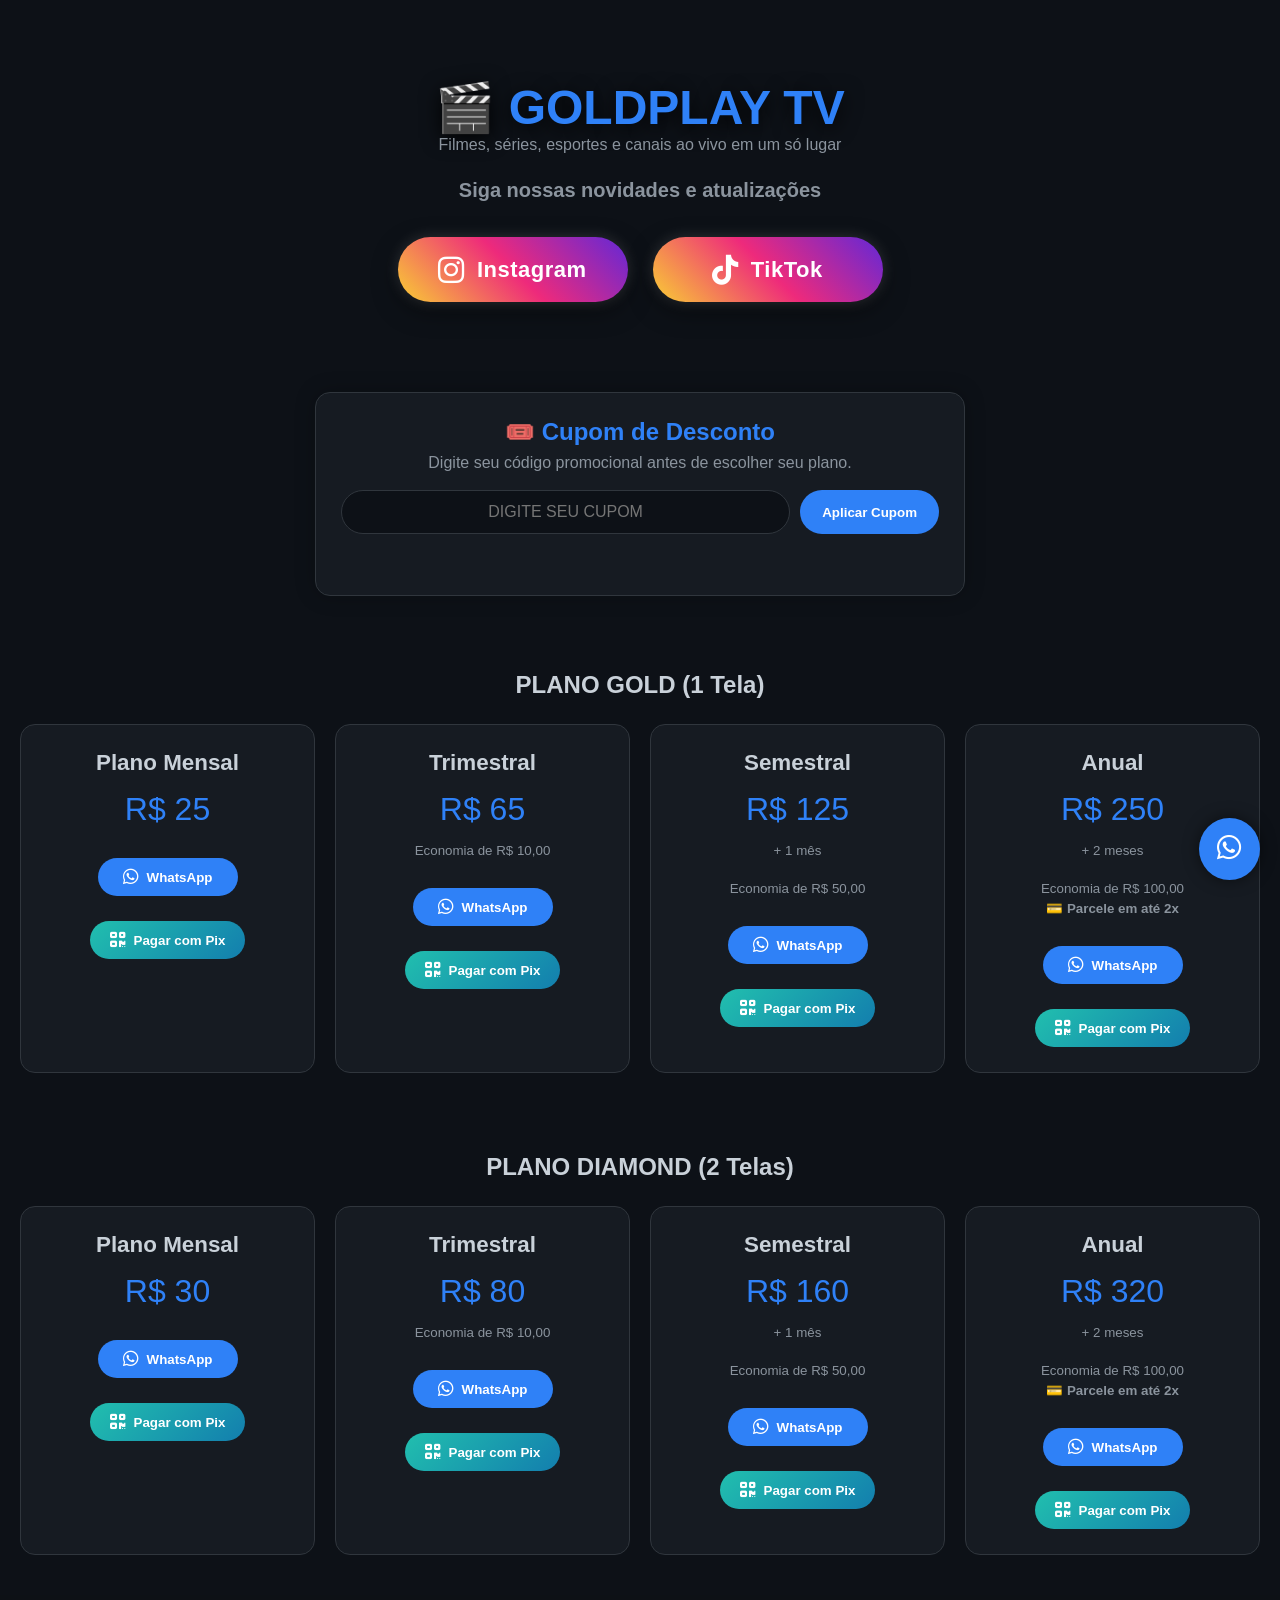
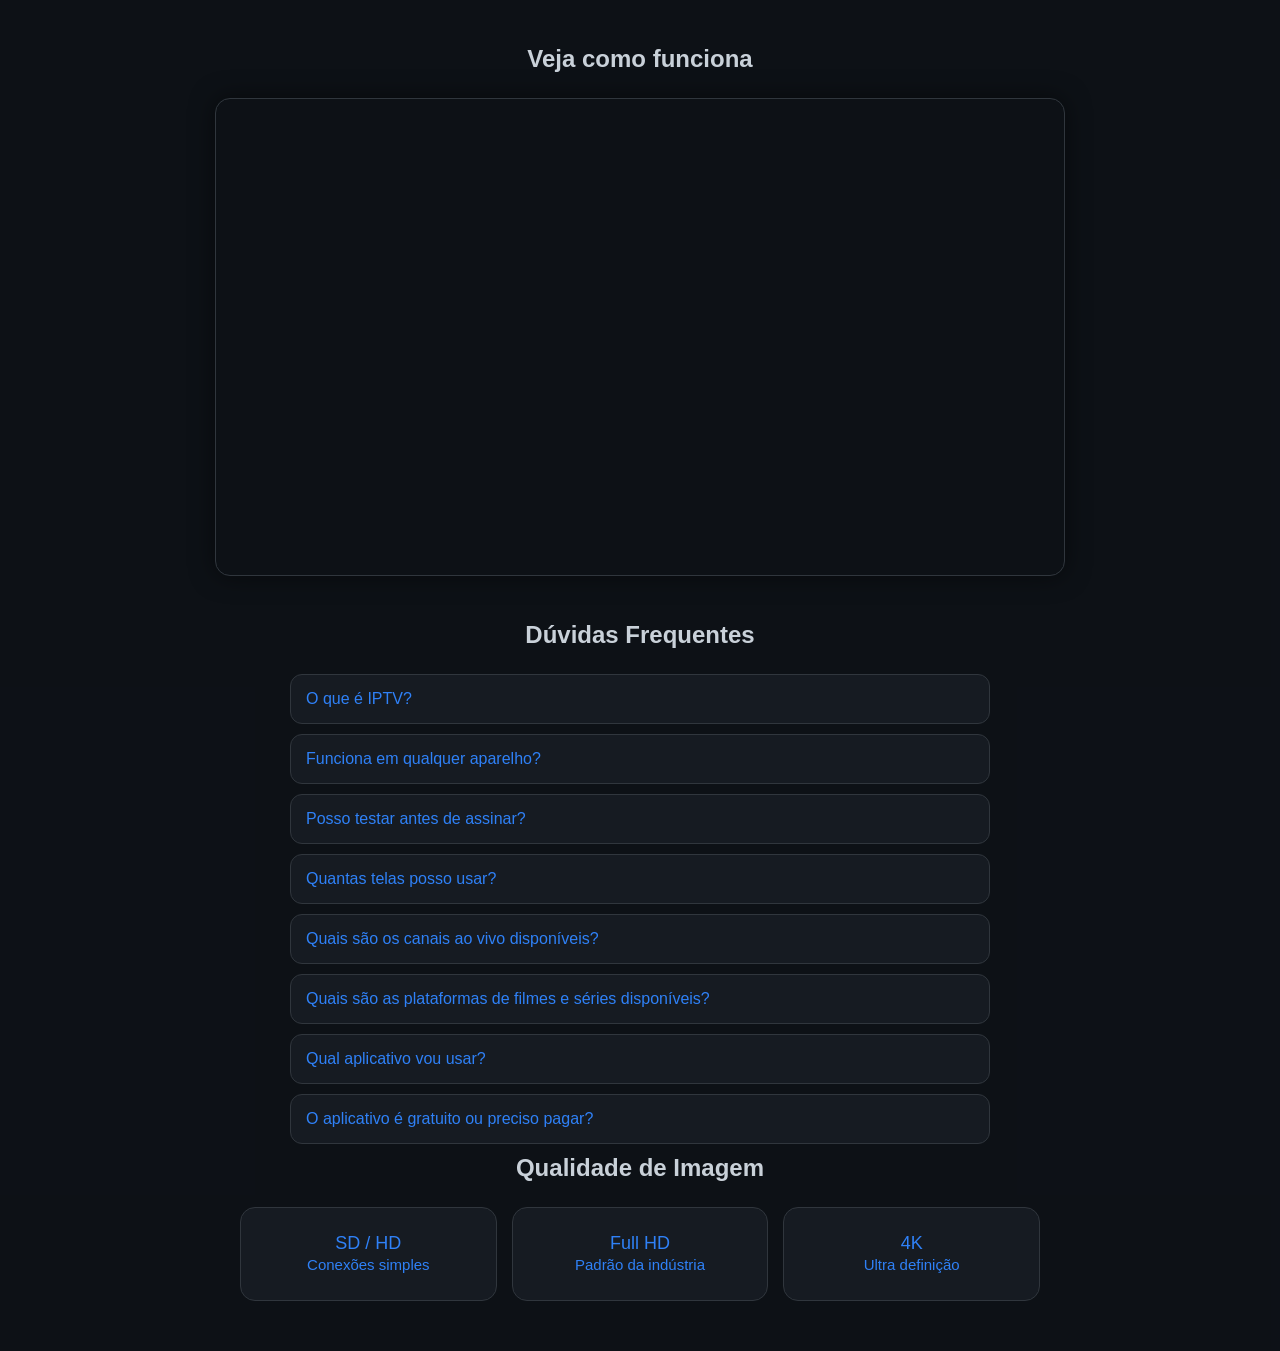
<file: index.html>
<!DOCTYPE html>
<html lang="pt-BR">
<head>
  <meta charset="UTF-8">
  <title>GOLDPLAY TV</title>
  <meta name="viewport" content="width=device-width, initial-scale=1.0">
  <link rel="stylesheet" href="style.css">
  <link rel="stylesheet" href="https://cdnjs.cloudflare.com/ajax/libs/font-awesome/6.5.1/css/all.min.css">
</head>
<body>

<header class="hero">

  <h1>🎬 GOLDPLAY TV</h1>

  <p>Filmes, séries, esportes e canais ao vivo em um só lugar</p>

  <p class="social-title">
    Siga nossas novidades e atualizações
  </p>


  <div class="social-buttons">

    <a href="https://www.instagram.com/cortesgoldplay" 
       target="_blank" 
       class="social instagram">
       <i class="fa-brands fa-instagram"></i>
       Instagram
    </a>


    <a href="https://www.tiktok.com/@goldplaycortes" 
       target="_blank" 
       class="social instagram">
       <i class="fa-brands fa-tiktok"></i>
       TikTok
    </a>

  </div>

</header>


<section class="coupon-section">
  <div class="coupon-box">
    <h2>🎟️ Cupom de Desconto</h2>
    <p>Digite seu código promocional antes de escolher seu plano.</p>
    <div class="coupon-form">
      <input type="text" id="couponInput" placeholder="Digite seu cupom"
             maxlength="30" autocomplete="off" aria-label="Código de desconto">
      <button type="button" class="coupon-btn" onclick="aplicarCupom()">Aplicar Cupom</button>
    </div>
    <div id="couponMessage" class="coupon-message" aria-live="polite"></div>
    <div id="couponApplied" class="coupon-applied" style="display:none;">
      <span>🎉 Cupom aplicado:</span>
      <strong id="couponCodeDisplay"></strong>
      <span id="couponDiscountDisplay"></span>
      <button type="button" onclick="removerCupom()" aria-label="Remover cupom">✕</button>
    </div>
  </div>
</section>

<section class="plans">
  <h2>PLANO GOLD (1 Tela)</h2>
  <div class="cards">

    <div class="card">
      <h3>Plano Mensal</h3>
      <p class="price">R$ 25</p>
      <div class="btn-group">
        <button type="button" class="btn btn-whatsapp" onclick="contratarPlano('Plano Mensal', '1 Tela', 25, true)"><i class="fa-brands fa-whatsapp"></i> WhatsApp</button>
        <button type="button" class="btn btn-pix" onclick="abrirPagamentoPix('Plano Mensal', '1 Tela', 25, true)"><i class="fa-solid fa-qrcode"></i> Pagar com Pix</button>
      </div>
    </div>

    <div class="card">
      <h3>Trimestral</h3>
      <p class="price">R$ 65</p>
      <small>Economia de R$ 10,00</small>
      <div class="btn-group">
        <button type="button" class="btn btn-whatsapp" onclick="contratarPlano('Plano Trimestral', '1 Tela', 65)"><i class="fa-brands fa-whatsapp"></i> WhatsApp</button>
        <button type="button" class="btn btn-pix" onclick="abrirPagamentoPix('Plano Trimestral', '1 Tela', 65)"><i class="fa-solid fa-qrcode"></i> Pagar com Pix</button>
      </div>
    </div>

    <div class="card">
      <h3>Semestral</h3>
      <p class="price">R$ 125</p>
      <small>+ 1 mês</small><br>
      <small>Economia de R$ 50,00</small>
      <div class="btn-group">
        <button type="button" class="btn btn-whatsapp" onclick="contratarPlano('Plano Semestral + 1 mês', '1 Tela', 125)"><i class="fa-brands fa-whatsapp"></i> WhatsApp</button>
        <button type="button" class="btn btn-pix" onclick="abrirPagamentoPix('Plano Semestral + 1 mês', '1 Tela', 125)"><i class="fa-solid fa-qrcode"></i> Pagar com Pix</button>
      </div>
    </div>

    <div class="card">
      <h3>Anual</h3>
      <p class="price">R$ 250</p>
      <small>+ 2 meses</small><br>
      <small>Economia de R$ 100,00</small>
      <small><strong>💳 Parcele em até 2x</strong></small>
      <div class="btn-group">
        <button type="button" class="btn btn-whatsapp" onclick="contratarPlano('Plano Anual + 2 meses', '1 Tela', 250)"><i class="fa-brands fa-whatsapp"></i> WhatsApp</button>
        <button type="button" class="btn btn-pix" onclick="abrirPagamentoPix('Plano Anual + 2 meses', '1 Tela', 250)"><i class="fa-solid fa-qrcode"></i> Pagar com Pix</button>
      </div>
    </div>

  </div>
</section>

<section class="plans">
  <h2>PLANO DIAMOND (2 Telas)</h2>

  <div class="cards">

    <div class="card">
      <h3>Plano Mensal</h3>
      <p class="price">R$ 30</p>

      <div class="btn-group">
        <button 
          type="button" 
          class="btn btn-whatsapp" 
          onclick="contratarPlano('Plano Mensal', '2 Telas', 30, true)">
          <i class="fa-brands fa-whatsapp"></i> WhatsApp
        </button>
        <button type="button" class="btn btn-pix" onclick="abrirPagamentoPix('Plano Mensal', '2 Telas', 30, true)"><i class="fa-solid fa-qrcode"></i> Pagar com Pix</button>
      </div>
    </div>


    <div class="card">
      <h3>Trimestral</h3>
      <p class="price">R$ 80</p>
      <small>Economia de R$ 10,00</small>

      <div class="btn-group">
        <button 
          type="button" 
          class="btn btn-whatsapp" 
          onclick="contratarPlano('Plano Trimestral', '2 Telas', 80)">
          <i class="fa-brands fa-whatsapp"></i> WhatsApp
        </button>
        <button type="button" class="btn btn-pix" onclick="abrirPagamentoPix('Plano Trimestral', '2 Telas', 80)"><i class="fa-solid fa-qrcode"></i> Pagar com Pix</button>
      </div>
    </div>


    <div class="card">
      <h3>Semestral</h3>
      <p class="price">R$ 160</p>
      <small>+ 1 mês</small><br>
      <small>Economia de R$ 50,00</small>

      <div class="btn-group">
        <button 
          type="button" 
          class="btn btn-whatsapp" 
          onclick="contratarPlano('Plano Semestral + 1 mês', '2 Telas', 160)">
          <i class="fa-brands fa-whatsapp"></i> WhatsApp
        </button>
        <button type="button" class="btn btn-pix" onclick="abrirPagamentoPix('Plano Semestral + 1 mês', '2 Telas', 160)"><i class="fa-solid fa-qrcode"></i> Pagar com Pix</button>
      </div>
    </div>


    <div class="card">
      <h3>Anual</h3>
      <p class="price">R$ 320</p>
      <small>+ 2 meses</small><br>
      <small>Economia de R$ 100,00</small>
        <small><strong>💳 Parcele em até 2x</strong></small>

      <div class="btn-group">
        <button 
          type="button" 
          class="btn btn-whatsapp" 
          onclick="contratarPlano('Plano Anual + 2 meses', '2 Telas', 320)">
          <i class="fa-brands fa-whatsapp"></i> WhatsApp
        </button>
        <button type="button" class="btn btn-pix" onclick="abrirPagamentoPix('Plano Anual + 2 meses', '2 Telas', 320)"><i class="fa-solid fa-qrcode"></i> Pagar com Pix</button>
      </div>
    </div>

  </div>
</section>

<footer class="footer">

<!-- VÍDEO EXPLICATIVO -->
<section class="video-section">

  <h2>Veja como funciona</h2>

  <div class="video-container">
    <iframe 
      src="https://www.youtube.com/embed/ogwKqe5_GnQ"
      title="Vídeo explicativo GOLDPLAY TV"
      allow="accelerometer; autoplay; clipboard-write; encrypted-media; gyroscope; picture-in-picture"
      allowfullscreen>
    </iframe>
  </div>

</section>


  <!-- FAQ -->
  <section class="faq">
    <h2>Dúvidas Frequentes</h2>

    <div class="faq-item">
      <button class="faq-question">O que é IPTV?</button>
      <div class="faq-answer">
        IPTV é a transmissão de canais, filmes e séries pela internet,
        sem uso de antenas ou cabos tradicionais.
      </div>
    </div>

    <div class="faq-item">
      <button class="faq-question">Funciona em qualquer aparelho?</button>
      <div class="faq-answer">
        Funciona em Smart TVs, Roku TV, Android TV, TV Box, MI STICK, celular, computador, tablet e outros.
      </div>
    </div>

    <div class="faq-item">
      <button class="faq-question">Posso testar antes de assinar?</button>
      <div class="faq-answer">
        Sim, oferecemos teste gratuito mediante disponibilidade.
      </div>
    </div>

    <div class="faq-item">
      <button class="faq-question">Quantas telas posso usar?</button>
      <div class="faq-answer">
        Depende do plano contratado: 1 ou 2 telas simultâneas. Para mais telas, entre em contato com o vendedor.
      </div>
    </div>

    <div class="faq-item">
      <button class="faq-question">Quais são os canais ao vivo disponíveis?</button>
      <div class="faq-answer">
        Globo, SBT, BAND, RECORD, PREMIERE, ESPN, ESPORTES, SPORTV, TELECINE, HBO, DISCOVERY, PPV Esporte, INFANTIL, NOTÍCIAS, DESENHOS 24H, SÉRIES 24H, entre outros.
      </div>
    </div>

    <div class="faq-item">
      <button class="faq-question">Quais são as plataformas de filmes e séries disponíveis?</button>
      <div class="faq-answer">
        Netflix, Apple TV+, Discovery+, Prime Vídeo, Disney+, Globoplay, Max, Paramount+, Star+, AMC Plus, Crunchyroll, Funimation Now, entre outros.
      </div>
    </div>

    <div class="faq-item">
      <button class="faq-question">Qual aplicativo vou usar?</button>
      <div class="faq-answer">
        Vai depender do sistema de sua televisão ou aparelho conectado a ela, oferecemos uma lista de alguns aplicativos para conexão.
      </div>
    </div>
    
    <div class="faq-item">
      <button class="faq-question">O aplicativo é gratuito ou preciso pagar?</button>
      <div class="faq-answer">
        É possível utilizar aplicativos <strong>gratuitos</strong>, porém recomendamos os
        <strong>aplicativos pagos</strong>, pois oferecem maior segurança e estabilidade.<br>
        O valor varia entre <strong>R$ 30 e R$ 50 por ano</strong>, com pagamento
        <strong>único anual</strong>.
      </div>
    </div>

  </section>

  <section class="quality">
    <h2>Qualidade de Imagem</h2>
    <div class="quality-cards">
      <div class="quality-card">SD / HD<br><small>Conexões simples</small></div>
      <div class="quality-card">Full HD<br><small>Padrão da indústria</small></div>
      <div class="quality-card">4K<br><small>Ultra definição</small></div>
    </div>
  </section>

</footer>

<a class="whatsapp-float" href="#" onclick="whats('Olá! Quero mais informações sobre os planos IPTV')" aria-label="Falar no WhatsApp"><i class="fa-brands fa-whatsapp"></i></a>

<script>
/*
 * CUPONS: cada código pode ter um valor final diferente para cada plano mensal.
 * Ex.: EMBURANA40 deixa R$ 25 por R$ 15 e R$ 30 por R$ 20.
 */
const cupons = {
  "EMBURANA": {
    plano25: 15,
    plano30: 20
  },
  "GORDIN": {
    plano25: 15,
    plano30: 20
  },
  "MALAQUIAS": {
    plano25: 15,
    plano30: 20
  },
  "GOLDPLAY": {
    plano25: 15,
    plano30: 20
  }
};

let cupomAtual = null;

/*
 * CONTROLE DE CUPOM SEM BANCO DE DADOS
 * ------------------------------------
 * Cada navegador recebe um identificador local (localStorage).
 * Quando um cupom é confirmado ao clicar em "WhatsApp" em um plano
 * mensal com desconto, ele é marcado como utilizado neste navegador.
 *
 * IMPORTANTE:
 * Este método não é 100% seguro. O usuário pode apagar os dados do
 * navegador, usar outro navegador/dispositivo ou acessar em modo anônimo.
 */

const STORAGE_DEVICE_ID = "goldplay_device_id";
const STORAGE_USED_COUPONS = "goldplay_used_coupons";

function obterIdDispositivo() {
  let deviceId = localStorage.getItem(STORAGE_DEVICE_ID);

  if (!deviceId) {
    if (window.crypto && crypto.randomUUID) {
      deviceId = crypto.randomUUID();
    } else {
      deviceId = "gp-" + Date.now() + "-" + Math.random().toString(36).slice(2);
    }

    localStorage.setItem(STORAGE_DEVICE_ID, deviceId);
  }

  return deviceId;
}

function obterCuponsUsados() {
  try {
    return JSON.parse(localStorage.getItem(STORAGE_USED_COUPONS) || "[]");
  } catch {
    return [];
  }
}

function cupomJaUsado(codigo) {
  return obterCuponsUsados().includes(codigo);
}

function marcarCupomComoUsado(codigo) {
  const usados = obterCuponsUsados();

  if (!usados.includes(codigo)) {
    usados.push(codigo);
    localStorage.setItem(STORAGE_USED_COUPONS, JSON.stringify(usados));
  }
}

function aplicarCupom() {
  const input = document.getElementById("couponInput");
  const message = document.getElementById("couponMessage");
  const codigo = input.value.trim().toUpperCase();

  message.className = "coupon-message";

  if (!codigo) {
    message.textContent = "Digite um código de desconto.";
    message.classList.add("error");
    return;
  }

  if (!Object.prototype.hasOwnProperty.call(cupons, codigo)) {
    cupomAtual = null;
    document.getElementById("couponApplied").style.display = "none";
    message.textContent = "Cupom inválido ou inexistente.";
    message.classList.add("error");
    return;
  }

  if (cupomJaUsado(codigo)) {
    cupomAtual = null;
    document.getElementById("couponApplied").style.display = "none";
    message.textContent = "⚠️ Você já utilizou este cupom.";
    message.classList.add("error");
    return;
  }

  cupomAtual = codigo;
  message.textContent = "Cupom válido! O desconto será aplicado no plano mensal.";
  message.classList.add("success");

  document.getElementById("couponCodeDisplay").textContent = codigo;
  document.getElementById("couponDiscountDisplay").textContent =
    " — desconto disponível nos planos mensais";
  document.getElementById("couponApplied").style.display = "flex";
  input.value = codigo;
}

function removerCupom() {
  cupomAtual = null;
  document.getElementById("couponInput").value = "";
  document.getElementById("couponMessage").textContent = "";
  document.getElementById("couponMessage").className = "coupon-message";
  document.getElementById("couponApplied").style.display = "none";
}

function obterValorComCupom(valorOriginal, permiteCupom = false) {
  if (!cupomAtual || !permiteCupom) {
    return { valorFinal: Number(valorOriginal), descontoPercentual: 0 };
  }

  const cupom = cupons[cupomAtual];
  let valorPromocional = null;

  if (Number(valorOriginal) === 25) {
    valorPromocional = cupom.plano25;
  } else if (Number(valorOriginal) === 30) {
    valorPromocional = cupom.plano30;
  }

  if (valorPromocional === null || valorPromocional === undefined) {
    return { valorFinal: Number(valorOriginal), descontoPercentual: 0 };
  }

  const valorFinal = Number(valorPromocional.toFixed(2));
  const descontoPercentual = Number(
    ((1 - valorFinal / Number(valorOriginal)) * 100).toFixed(2)
  );

  return { valorFinal, descontoPercentual };
}

function formatarMoeda(valor) {
  return valor.toLocaleString("pt-BR", {
    style: "currency",
    currency: "BRL"
  });
}

function contratarPlano(nomePlano, telas, valorOriginal, permiteCupom = false) {
  if (cupomAtual && cupomJaUsado(cupomAtual)) {
    const message = document.getElementById("couponMessage");
    message.textContent = "⚠️ Você já utilizou este cupom.";
    message.className = "coupon-message error";
    cupomAtual = null;
    document.getElementById("couponApplied").style.display = "none";
    return;
  }

  const resultado = obterValorComCupom(valorOriginal, permiteCupom);
  const valorFinal = resultado.valorFinal;
  const descontoPercentual = resultado.descontoPercentual;
  const numero = "5521965204419";

  let texto = `Olá! Quero contratar o ${nomePlano} – ${telas}.`;

  if (cupomAtual && descontoPercentual > 0) {
    texto += `\n\nCupom: ${cupomAtual}`;
    texto += `\nDesconto: ${descontoPercentual}%`;
    texto += `\nValor original: ${formatarMoeda(valorOriginal)}`;
    texto += `\nValor com desconto: ${formatarMoeda(valorFinal)}`;
  } else {
    texto += `\n\nValor: ${formatarMoeda(valorOriginal)}`;
  }

  window.open(`https://wa.me/${numero}?text=${encodeURIComponent(texto)}`, "_blank");

  // Marca o cupom como utilizado somente quando o usuário realmente
  // tenta contratar um plano mensal com desconto.
  if (cupomAtual && descontoPercentual > 0 && permiteCupom) {
    marcarCupomComoUsado(cupomAtual);

    const message = document.getElementById("couponMessage");
    message.textContent = "✅ Cupom registrado como utilizado neste navegador.";
    message.className = "coupon-message success";
  }
}

// Envia somente planos conhecidos para a página de pagamento.
// Observação: cupons no JavaScript não representam validação por servidor.
function abrirPagamentoPix(nomePlano, telas, valorOriginal, permiteCupom = false) {
  const resultado = obterValorComCupom(valorOriginal, permiteCupom);
  const parametros = new URLSearchParams({
    plano: nomePlano,
    telas: telas,
    valor: String(resultado.valorFinal)
  });
  window.location.href = `checkout.html?${parametros.toString()}`;
}

function whats(texto) {
  const numero = "5521965204419";
  window.open(`https://wa.me/${numero}?text=${encodeURIComponent(texto)}`, "_blank");
}

// Cria o identificador local do navegador ao carregar a página.
obterIdDispositivo();

document.getElementById("couponInput")?.addEventListener("keydown", function(event) {
  if (event.key === "Enter") aplicarCupom();
});

document.querySelectorAll(".faq-question").forEach(btn => {
  btn.addEventListener("click", () => {
    const answer = btn.nextElementSibling;
    answer.style.display = answer.style.display === "block" ? "none" : "block";
  });
});
</script>

</body>
</html>
</file>
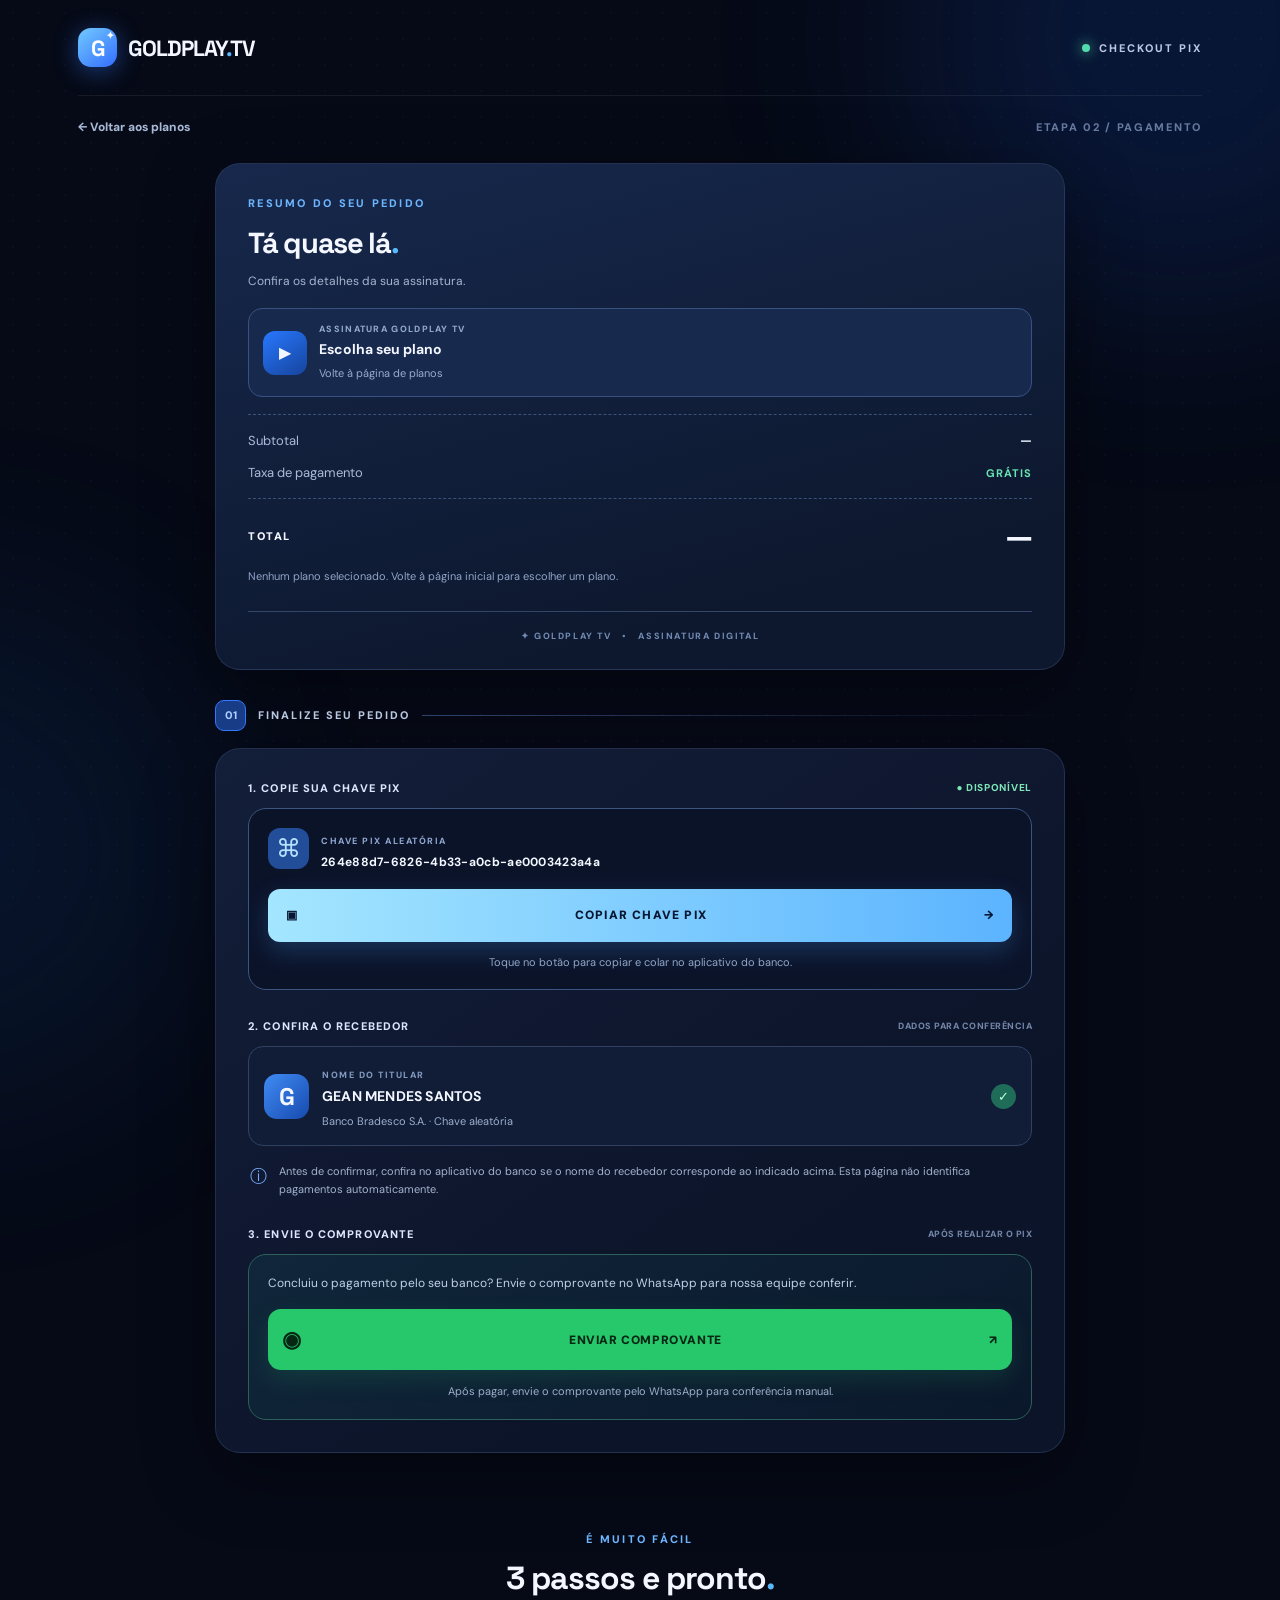
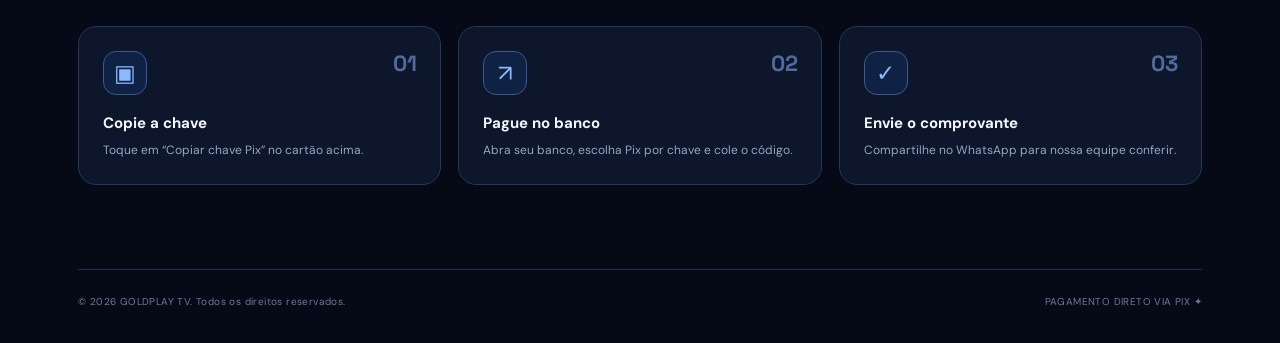
<file: checkout.html>
<!doctype html>
<html lang="pt-BR">
<head>
<meta charset="utf-8"><meta name="viewport" content="width=device-width,initial-scale=1"><meta name="theme-color" content="#070c1c"><meta name="description" content="Pagamento Pix GOLDPLAY TV — rápido, direto e fácil de copiar."><title>Finalizar pagamento • GOLDPLAY TV</title>
<link rel="preconnect" href="https://fonts.googleapis.com"><link rel="preconnect" href="https://fonts.gstatic.com" crossorigin><link href="https://fonts.googleapis.com/css2?family=DM+Sans:wght@400;500;600;700;800&family=Space+Grotesk:wght@400;500;600;700&display=swap" rel="stylesheet"><link rel="stylesheet" href="checkout.css"><script src="checkout.js" defer></script>
</head>
<body>
<div class="noise" aria-hidden="true"></div><div class="glow glow-a" aria-hidden="true"></div><div class="glow glow-b" aria-hidden="true"></div>
<div class="site">
<header class="nav"><a class="logo" href="index.html" aria-label="Goldplay TV, voltar aos planos"><span class="logo-icon">G<span>✦</span></span><span>GOLDPLAY<span class="logo-dot">.</span>TV</span></a><span class="nav-right"><span class="live-dot"></span> CHECKOUT PIX</span></header>
<main>
<div class="breadcrumb"><a href="index.html">← Voltar aos planos</a><span>ETAPA 02 / PAGAMENTO</span></div>

<section class="summary-card" aria-label="Resumo do pedido"><div class="summary-top"><span class="micro">RESUMO DO SEU PEDIDO</span><h2>Tá quase lá<span class="logo-dot">.</span></h2><p>Confira os detalhes da sua assinatura.</p></div><div class="product-line"><div class="product-icon">▶</div><div><small>ASSINATURA GOLDPLAY TV</small><strong id="planName">Escolha seu plano</strong><span id="screenCount">Volte à página de planos</span></div></div><div class="separator"></div><div class="row-info"><span>Subtotal</span><strong id="orderValue">—</strong></div><div class="row-info"><span>Taxa de pagamento</span><strong class="free">GRÁTIS</strong></div><div class="separator"></div><div class="summary-total"><span>TOTAL</span><strong id="totalValue">—</strong></div><p id="orderHelp" class="order-help">Selecione um plano na página inicial para visualizar o valor.</p><div class="summary-foot">✦ GOLDPLAY TV <span>•</span> ASSINATURA DIGITAL</div></section>
<div class="stage-label"><span>01</span> FINALIZE SEU PEDIDO <i></i></div>
<div class="columns"><section class="pay-card" aria-label="Finalizar pedido com Pix"><div id="configurationWarning" class="alert" hidden>Configure os dados Pix antes de publicar.</div>
<div class="label-line"><span>1. COPIE SUA CHAVE PIX</span><span class="tiny-check">● DISPONÍVEL</span></div>
<div class="pix-block"><div class="pix-block-top"><div class="key-icon">⌘</div><div><span>CHAVE PIX ALEATÓRIA</span><strong id="displayKey">264e88d7-6826-4b33-a0cb-ae0003423a4a</strong></div></div><input id="pixKey" type="text" readonly aria-label="Chave Pix" spellcheck="false"><button type="button" class="primary-button" id="copyButton"><span id="copyIcon">▣</span> <span id="copyLabel">COPIAR CHAVE PIX</span><span>→</span></button><p class="copy-note" id="feedback" role="status" aria-live="polite">Toque no botão para copiar e colar no aplicativo do banco.</p></div>
<div class="label-line"><span>2. CONFIRA O RECEBEDOR</span><span class="label-info">DADOS PARA CONFERÊNCIA</span></div>
<div class="receiver"><div class="receiver-avatar" id="avatar">G</div><div class="receiver-info"><small>NOME DO TITULAR</small><strong id="recipientName">GEAN MENDES SANTOS</strong><span id="recipientType">Banco Bradesco S.A. · Chave aleatória</span></div><div class="receiver-mark">✓</div></div>
<div class="note"><span>ⓘ</span><p>Antes de confirmar, confira no aplicativo do banco se o nome do recebedor corresponde ao indicado acima. Esta página não identifica pagamentos automaticamente.</p></div>
<div class="label-line proof-label"><span>3. ENVIE O COMPROVANTE</span><span class="label-info">APÓS REALIZAR O PIX</span></div>
<div class="proof-block"><p class="proof-instruction">Concluiu o pagamento pelo seu banco? Envie o comprovante no WhatsApp para nossa equipe conferir.</p><a class="whatsapp-button" id="whatsappLink" target="_blank" rel="noopener noreferrer" href="#"><span class="wa-icon">◉</span><span>ENVIAR COMPROVANTE</span><span>↗</span></a><p class="proof-note">Após pagar, envie o comprovante pelo WhatsApp para conferência manual.</p></div>
</section>
</div>
<section class="howto"><div class="howto-heading"><span class="micro">É MUITO FÁCIL</span><h2>3 passos e pronto<span class="logo-dot">.</span></h2></div><div class="step-grid"><div class="step"><span class="step-num">01</span><div class="step-glyph">▣</div><h3>Copie a chave</h3><p>Toque em “Copiar chave Pix” no cartão acima.</p></div><div class="step"><span class="step-num">02</span><div class="step-glyph">↗</div><h3>Pague no banco</h3><p>Abra seu banco, escolha Pix por chave e cole o código.</p></div><div class="step"><span class="step-num">03</span><div class="step-glyph">✓</div><h3>Envie o comprovante</h3><p>Compartilhe no WhatsApp para nossa equipe conferir.</p></div></div></section>
</main><footer><span>© <span id="year"></span> GOLDPLAY TV. Todos os direitos reservados.</span><span>PAGAMENTO DIRETO VIA PIX ✦</span></footer>
</div><div class="toast" id="toast" role="status" aria-live="polite"></div>
</body></html>
</file>
<file: style.css>
/* RESET */
* {
  margin: 0;
  padding: 0;
  box-sizing: border-box;
  font-family: "Segoe UI", Arial, sans-serif;
}

/* 🧱 BASE */
html, body {
  width: 100%;
  min-height: 100%;
  background-color: #0d1117;
  overscroll-behavior: none;
}

/* 🎨 PALETA GITHUB */
:root {
  --bg-main: #0d1117;
  --bg-card: #161b22;
  --bg-soft: #0d1117;
  --border: #30363d;

  --primary: #2f81f7;
  --primary-hover: #58a6ff;

  --text-main: #c9d1d9;
  --text-muted: #8b949e;
}

/* FUNDO FIXO REAL (SEM BUG MOBILE) */
body::before {
  content: "";
  position: fixed;
  inset: 0;
  background:
    linear-gradient(rgba(13,17,23,.9), rgba(13,17,23,.98)),
    url("https://696a5adc093e5846cd3b659a.imgix.net/Best%20Netflix%20Background%20Dc.jpg");
  background-size: cover;
  background-position: center top;
  background-repeat: no-repeat;
  z-index: -1;
}

/* BODY */
body {
  color: var(--text-main);
}

/* HERO */
.hero {
  text-align: center;
  padding: 80px 20px;
}

.hero h1 {
  font-size: 3em;
  color: var(--primary);
  text-shadow: 0 4px 20px rgba(0,0,0,.9);
}

.hero p {
  color: var(--text-muted);
}

/* SEÇÕES */
.plans {
  padding: 40px 20px;
  text-align: center;
}

.plans h2 {
  margin-bottom: 25px;
}

/* GRID */
.cards {
  display: grid;
  grid-template-columns: repeat(auto-fit, minmax(220px, 1fr));
  gap: 20px;
}

/* 🔵 ANIMAÇÃO */
@keyframes activeGlow {
  0% {
    transform: translateY(0);
    box-shadow: 0 0 15px rgba(47,129,247,.25);
  }
  50% {
    transform: translateY(-6px);
    box-shadow:
      0 0 25px rgba(47,129,247,.55),
      0 0 45px rgba(47,129,247,.35);
  }
  100% {
    transform: translateY(0);
    box-shadow: 0 0 15px rgba(47,129,247,.25);
  }
}

/* CARD */
.card {
  background: var(--bg-card);
  padding: 25px;
  border-radius: 15px;
  border: 1px solid var(--border);
  animation: activeGlow 12s ease-in-out infinite;
  transition: none;
}

/* DELAYS */
.card:nth-child(1) { animation-delay: 0s; }
.card:nth-child(2) { animation-delay: 3s; }
.card:nth-child(3) { animation-delay: 6s; }
.card:nth-child(4) { animation-delay: 9s; }

.card h3 {
  font-size: 1.4em;
}

/* PREÇO */
.price {
  font-size: 2em;
  margin: 15px 0;
  color: var(--primary);
}

.card small {
  display: block;
  margin-top: 5px;
  color: var(--text-muted);
}

/* BOTÃO */
.card button {
  margin-top: 15px;
  padding: 10px 20px;
  border: none;
  border-radius: 30px;
  background: var(--primary);
  color: #fff;
  cursor: pointer;
}

.card button:hover {
  background: var(--primary-hover);
}

/* WHATSAPP */
.whatsapp-float {
  position: fixed;
  bottom: 20px;
  right: 20px;
  background: var(--primary);
  color: #fff;
  font-size: 28px;
  padding: 15px 18px;
  border-radius: 50%;
  text-decoration: none;
  box-shadow: 0 0 15px rgba(0,0,0,.5);
}

/* RODAPÉ */
.footer {
  background: rgba(13,17,23,.95);
  padding: 50px 20px;
}

/* TITULOS */
.footer h2 {
  text-align: center;
  margin-bottom: 25px;
  color: var(--text-main);
}

/* FAQ */
.faq-item {
  max-width: 700px;
  margin: 10px auto;
  background: var(--bg-card);
  border-radius: 12px;
  border: 1px solid var(--border);
  overflow: hidden;
}

.faq-question {
  width: 100%;
  background: none;
  border: none;
  padding: 15px;
  color: var(--primary);
  font-size: 16px;
  text-align: left;
  cursor: pointer;
}

.faq-answer {
  display: none;
  padding: 15px;
  color: var(--text-muted);
  background: var(--bg-soft);
}

/* QUALIDADE */
.quality-cards {
  display: grid;
  grid-template-columns: repeat(auto-fit, minmax(200px,1fr));
  gap: 15px;
  max-width: 800px;
  margin: auto;
}

.quality-card {
  background: var(--bg-card);
  padding: 25px;
  border-radius: 15px;
  border: 1px solid var(--border);
  text-align: center;
  color: var(--primary);
  font-size: 18px;
}

/* DISPOSITIVOS */
.device-grid {
  display: grid;
  grid-template-columns: repeat(auto-fit, minmax(140px,1fr));
  gap: 15px;
  max-width: 800px;
  margin: auto;
}

.device-grid span {
  background: var(--bg-card);
  padding: 15px;
  border-radius: 30px;
  text-align: center;
  border: 1px solid var(--border);
}

/* BOTÕES WHATSAPP / TELEGRAM (PLANOS) */
.btn-group {
  display: flex;
  gap: 10px;
  justify-content: center;
  flex-wrap: wrap;
  margin-top: 15px;
}

.btn {
  display: inline-flex;
  align-items: center;
  justify-content: center;
  gap: 8px;
  padding: 10px 16px;
  border: none;
  border-radius: 30px;
  color: #fff;
  cursor: pointer;
  font-weight: 600;
  min-width: 140px;
}

.btn i {
  font-size: 18px;
}

/* Cores por app */
.btn-whatsapp {
  background: #25D366;
}

.btn-whatsapp:hover {
  filter: brightness(1.05);
}

.btn-telegram {
  background: #0088cc;
}

.btn-telegram:hover {
  filter: brightness(1.05);
}

/* TELEGRAM FLOAT */
.telegram-float {
  position: fixed;
  bottom: 90px;
  right: 20px;
  background: #0088cc;
  color: #fff;
  font-size: 28px;
  padding: 15px 18px;
  border-radius: 50%;
  text-decoration: none;
  box-shadow: 0 0 15px rgba(0,0,0,.5);
}

/* =========================
   VÍDEO YOUTUBE CENTRALIZADO
========================= */

.video-section {
  width: 100%;
  text-align: center;
  margin-bottom: 45px;
}

.video-section h2 {
  margin-bottom: 25px;
  color: var(--text-main);
}


/* Caixa do vídeo */
.video-container {
  width: 90%;
  max-width: 850px;
  aspect-ratio: 16 / 9;
  margin: 0 auto;
  position: relative;
  overflow: hidden;
  border-radius: 15px;
  border: 1px solid var(--border);
  box-shadow: 0 0 25px rgba(0,0,0,.5);
}


/* Player Youtube */
.video-container iframe {
  width: 100%;
  height: 100%;
  border: 0;
  display: block;
}


/* Ajuste para celular */
@media(max-width:600px){

  .video-container {
    width: 95%;
    border-radius: 12px;
  }

}

/* =========================
   REDES SOCIAIS DESTAQUE
========================= */

.social-buttons {
  display: flex;
  justify-content: center;
  gap: 25px;
  margin-top: 35px;
  flex-wrap: wrap;
}


.social {
  display: flex;
  align-items: center;
  justify-content: center;
  gap: 12px;

  width: 230px;
  height: 65px;

  border-radius: 40px;

  text-decoration: none;
  color: white;

  font-size: 22px;
  font-weight: 700;

  letter-spacing: .5px;

  box-shadow:
    0 0 15px rgba(255,255,255,.15),
    0 8px 25px rgba(0,0,0,.5);

  transition: .3s ease;
}


.social i {
  font-size: 30px;
}


/* INSTAGRAM */

.instagram {
  background: linear-gradient(
    45deg,
    #f9ce34,
    #ee2a7b,
    #6228d7
  );

  animation: socialPulse 3s infinite;
}


/* TELEGRAM */

.telegram {
  background: linear-gradient(
    135deg,
    #0088cc,
    #00bfff
  );

  animation: socialPulse 3s infinite 1.5s;
}


/* Efeito ao passar mouse */

.social:hover {
  transform: scale(1.08) translateY(-5px);

  box-shadow:
    0 0 30px rgba(47,129,247,.8),
    0 15px 35px rgba(0,0,0,.6);
}


/* Brilho pulsando */

@keyframes socialPulse {

  0% {
    box-shadow: 
    0 0 15px rgba(255,255,255,.2);
  }

  50% {
    box-shadow:
    0 0 35px rgba(47,129,247,.8);
  }

  100% {
    box-shadow:
    0 0 15px rgba(255,255,255,.2);
  }

}



/* CUPOM DE DESCONTO */
.coupon-section { padding: 10px 20px 35px; text-align: center; }
.coupon-box {
  max-width: 650px; margin: 0 auto; padding: 25px;
  background: var(--bg-card); border: 1px solid var(--border);
  border-radius: 15px; box-shadow: 0 0 20px rgba(0,0,0,.25);
}
.coupon-box h2 { margin-bottom: 8px; color: var(--primary); }
.coupon-box p { margin-bottom: 18px; color: var(--text-muted); }
.coupon-form { display: flex; gap: 10px; justify-content: center; flex-wrap: wrap; }
.coupon-form input {
  flex: 1; min-width: 220px; padding: 12px 16px;
  border: 1px solid var(--border); border-radius: 30px; outline: none;
  background: var(--bg-soft); color: var(--text-main); font-size: 16px;
  text-align: center; text-transform: uppercase;
}
.coupon-form input:focus { border-color: var(--primary); }
.coupon-btn {
  padding: 12px 22px; border: none; border-radius: 30px;
  background: var(--primary); color: #fff; cursor: pointer; font-weight: 700;
}
.coupon-btn:hover { background: var(--primary-hover); }
.coupon-message { min-height: 24px; margin-top: 12px; font-weight: 600; }
.coupon-message.success { color: #3fb950; }
.coupon-message.error { color: #f85149; }
.coupon-applied {
  align-items: center; justify-content: center; gap: 6px; margin-top: 12px;
  padding: 10px 14px; border-radius: 10px; background: rgba(47,129,247,.10);
  border: 1px solid var(--border); flex-wrap: wrap;
}
.coupon-applied strong { color: var(--primary-hover); }
.coupon-applied button {
  margin-left: 6px; border: none; background: transparent;
  color: var(--text-muted); cursor: pointer; font-size: 16px;
}
.coupon-applied button:hover { color: #f85149; }
@media(max-width:600px) {
  .coupon-box { padding: 20px 15px; }
  .coupon-form { flex-direction: column; }
  .coupon-form input, .coupon-btn { width: 100%; min-width: 0; }
}

/* Celular */

@media(max-width:600px){

  .social {
    width: 90%;
    height: 60px;
    font-size: 20px;
  }

}

.social:hover {
  transform: translateY(-3px);
  filter: brightness(1.15);
}

.social-title {
  margin-top: 25px;
  margin-bottom: 5px;
  color: var(--text-main);
  font-size: 20px;
  font-weight: 600;
  text-align: center;
}

/* Ação Pix ao lado do WhatsApp nos cartões de planos */
.card .btn-pix { background: linear-gradient(135deg,#21bfae,#137eae); color: #fff; }
.card .btn-pix:hover { background: linear-gradient(135deg,#29d5be,#228fce); }
</file>
<file: checkout.css>
:root{color-scheme:dark;--bg:#060a17;--line:#242e49;--muted:#9daac6;--blue:#347cff;--aqua:#72d7ff;--white:#f4f7ff}*{box-sizing:border-box}html{scroll-behavior:smooth}body{margin:0;background:var(--bg);color:var(--white);font-family:'DM Sans',Arial,sans-serif;min-height:100vh;overflow-x:hidden}button,input{font:inherit}button,a{-webkit-tap-highlight-color:transparent}a{text-decoration:none;color:inherit}.noise{position:fixed;inset:0;background-image:radial-gradient(#7da8ff13 1px,transparent 1px);background-size:26px 26px;pointer-events:none;opacity:.5;z-index:-1}.glow{position:fixed;border-radius:50%;filter:blur(95px);pointer-events:none;z-index:-1}.glow-a{width:540px;height:540px;background:#1550c02e;top:-235px;right:-170px}.glow-b{width:500px;height:500px;background:#145bad20;top:600px;left:-300px}.site{max-width:1180px;margin:auto;padding:0 28px}.nav{height:96px;display:flex;align-items:center;justify-content:space-between;border-bottom:1px solid #ffffff12}.logo{font-family:'Space Grotesk',sans-serif;font-weight:700;font-size:22px;display:flex;align-items:center;gap:11px;letter-spacing:-1px}.logo-icon{width:39px;height:39px;border-radius:13px;background:linear-gradient(140deg,#72caff,#336dff);display:grid;place-items:center;color:#fff;box-shadow:0 4px 23px #347cff70;position:relative}.logo-icon span{position:absolute;font-size:10px;right:4px;top:1px}.logo-dot{color:#59b9ff}.nav-right{color:#b9c8e6;font-size:11px;letter-spacing:2px;font-weight:800;display:flex;align-items:center;gap:9px}.live-dot{width:8px;height:8px;background:#54dbad;border-radius:50%;box-shadow:0 0 13px #54dbad;animation:pulse 2s infinite}.breadcrumb{display:flex;align-items:center;justify-content:space-between;padding-top:23px;color:#667a9f;font-size:11px;letter-spacing:1.7px;font-weight:800}.breadcrumb a{color:#a8b9d6;font-size:12px;letter-spacing:0;transition:color .2s}.breadcrumb a:hover{color:#fff}.intro{display:grid;grid-template-columns:1.2fr .8fr;align-items:center;min-height:327px;gap:10px;position:relative}.micro,.overline{color:#6db6ff;font-size:11px;font-weight:800;letter-spacing:2.25px}.star{margin-right:6px}.intro h1{font-family:'Space Grotesk',sans-serif;font-size:clamp(43px,5vw,66px);letter-spacing:-3px;line-height:1.08;margin:16px 0 14px;font-weight:700}.shine{background:linear-gradient(90deg,#5c9fff,#87e6ff,#5c9fff);background-size:250%;background-clip:text;color:transparent;animation:shimmer 7s linear infinite}.intro p{color:var(--muted);max-width:520px;line-height:1.7;font-size:15px}.intro-points{display:flex;flex-wrap:wrap;gap:20px;margin-top:27px;color:#d7e4fb;font-size:12px;font-weight:700}.intro-points span::first-letter{color:#72d7ff}.floating-art{height:285px;position:relative;display:flex;align-items:center;justify-content:center}.halo{position:absolute;width:260px;height:260px;border:1px solid #4b80dd3b;border-radius:50%;box-shadow:0 0 0 30px #1554ca09,0 0 0 60px #1554ca08;transform:rotate(-20deg)}.orb{width:176px;height:176px;border-radius:38px;transform:rotate(-16deg);background:linear-gradient(135deg,#66c8ff 0%,#2861ed 55%,#0f2a8d 100%);box-shadow:0 30px 80px #145dff55,inset 0 2px 2px #ffffff94;border:1px solid #ffffff70;display:grid;place-items:center;animation:float 6s ease-in-out infinite}.orb-inside{transform:rotate(16deg);font-family:'Space Grotesk';font-size:68px;font-weight:700;text-shadow:0 4px 18px #153b8e}.orb-inside span{display:block;text-align:center;font-size:16px;letter-spacing:9px;padding-left:9px;margin-top:-17px}.art-chip{position:absolute;padding:13px 17px;background:#131f3be8;border:1px solid #5476b766;backdrop-filter:blur(16px);border-radius:15px;font-size:20px;display:flex;gap:10px;align-items:center;box-shadow:0 16px 40px #0005}.art-chip span{font-size:9px;letter-spacing:1px;line-height:1.6;font-weight:600}.art-chip strong{font-size:10px}.chip-top{top:40px;right:10px;transform:rotate(7deg)}.chip-bottom{bottom:26px;left:12px;transform:rotate(-7deg)}.stage-label{display:flex;align-items:center;gap:12px;font-size:11px;letter-spacing:2px;font-weight:800;color:#bac8e0;margin:7px 0 18px}.stage-label span{display:grid;place-items:center;width:31px;height:31px;background:#193c87;border:1px solid #3279ff;border-radius:9px;color:#acd0ff;letter-spacing:0}.stage-label i{height:1px;flex:1;background:linear-gradient(90deg,#2e446c,transparent)}.columns{display:grid;grid-template-columns:minmax(0,1.45fr) minmax(300px,.9fr);gap:22px;align-items:stretch}.pay-card,.summary-card{border-radius:25px;border:1px solid #34426691;box-shadow:0 20px 70px #0006;overflow:hidden}.pay-card{background:linear-gradient(145deg,#131e39,#0c1429 70%);padding:32px}.pay-header,.pay-heading,.pix-block-top,.receiver,.product-line{display:flex;align-items:center}.pay-header{justify-content:space-between;gap:12px;margin-bottom:26px}.pay-heading{gap:15px}.pay-heading h2{font-family:'Space Grotesk';font-size:23px;letter-spacing:-.8px;margin:5px 0 0}.pay-icon{border:1px solid #3e6fc1;width:52px;height:52px;display:grid;place-items:center;border-radius:16px;background:#17458d55;color:#89cbff;font-size:32px}.overline{font-size:9px;letter-spacing:1.7px}.pix-tag{background:#d9edff;color:#1555b7;padding:8px 12px;font-size:12px;font-weight:900;letter-spacing:1.8px;border-radius:9px}.alert{padding:12px;background:#513412;color:#ffcb88;border:1px solid #a87329;margin-bottom:18px;border-radius:10px}.amount-pill{background:linear-gradient(110deg,#1f58cc,#256df5 65%,#348bf9);border:1px solid #82bdff77;border-radius:17px;padding:18px 22px;margin-bottom:29px;display:flex;align-items:center;justify-content:space-between;box-shadow:0 16px 35px #1255d63b}.amount-pill span{font-size:10px;letter-spacing:2px;font-weight:800;color:#cfe5ff}.amount-pill strong{display:block;font-family:'Space Grotesk';font-size:33px;letter-spacing:-1px;margin-top:5px}.amount-pill-icon{width:43px;height:43px;border-radius:50%;border:1px solid #ffffff77;display:grid;place-items:center;font-size:24px!important}.label-line{display:flex;justify-content:space-between;align-items:center;margin:0 0 13px;gap:8px;color:#dce7ff;font-size:11px;font-weight:800;letter-spacing:1.1px}.tiny-check{color:#7ee6b6;font-size:10px;letter-spacing:.7px}.label-info{color:#7487a9;font-size:9px;letter-spacing:.5px}.pix-block{background:#0b1329;border:1px solid #3c5580;border-radius:18px;padding:19px;margin-bottom:29px}.pix-block-top{gap:12px;min-width:0}.key-icon{flex-shrink:0;display:grid;place-items:center;background:#224e99;border-radius:12px;width:41px;height:41px;color:#b7dfff;font-size:25px}.pix-block-top>div:last-child{min-width:0}.pix-block-top span{font-size:9px;font-weight:800;color:#8fa6cf;letter-spacing:1.5px}.pix-block-top strong{display:block;font-size:12px;margin-top:5px;overflow-wrap:anywhere;font-weight:700;color:#f3f7ff;letter-spacing:.3px}#pixKey{position:absolute;left:-9999px;width:1px;height:1px}.primary-button{width:100%;display:flex;align-items:center;justify-content:space-between;gap:8px;margin-top:19px;border:0;border-radius:12px;color:#071633;background:linear-gradient(90deg,#a4e6ff,#5cb4ff);font-weight:900;font-size:12px;letter-spacing:1.2px;cursor:pointer;min-height:53px;padding:0 18px;box-shadow:0 9px 24px #49a6ff3b;transition:transform .2s,filter .2s}.primary-button:hover{transform:translateY(-2px);filter:brightness(1.06)}.primary-button:disabled{opacity:.55;cursor:not-allowed}.copy-note{font-size:11px;color:#92a6c8;text-align:center;margin:12px 0 0;line-height:1.5}.copy-note.success{color:#79e3bb}.copy-note.error{color:#ff9e9e}.receiver{gap:13px;border:1px solid #314161;background:#111d36;padding:15px;border-radius:15px}.receiver-avatar{height:45px;width:45px;flex-shrink:0;border-radius:13px;background:linear-gradient(135deg,#408cf4,#174aaf);display:grid;place-items:center;font-family:'Space Grotesk';font-weight:800;font-size:24px}.receiver-info{flex:1;min-width:0}.receiver-info small{color:#829ac0;font-size:9px;letter-spacing:1.5px;font-weight:800}.receiver-info strong{display:block;margin:4px 0;font-size:14px;letter-spacing:.2px}.receiver-info>span{font-size:11px;color:#9dafcf}.receiver-mark{display:grid;place-items:center;background:#1f6d58;color:#b4ffdf;width:25px;height:25px;border-radius:50%;font-size:13px;flex-shrink:0}.note{display:flex;gap:12px;color:#a3b2ce;font-size:11px;line-height:1.6;padding:17px 2px 0}.note>span{font-size:17px;color:#76aaf6}.note p{margin:0}.summary-card{background:linear-gradient(165deg,#17284c,#0d182e 80%);padding:32px;display:flex;flex-direction:column}.summary-top h2{font-family:'Space Grotesk';font-size:29px;letter-spacing:-1.3px;margin:12px 0 4px}.summary-top p{font-size:12px;color:#a7b5d0}.product-line{gap:12px;margin-top:26px;background:#172a4e;border:1px solid #375281;border-radius:14px;padding:14px}.product-icon{display:grid;place-items:center;background:linear-gradient(145deg,#2878ff,#16449d);width:44px;height:44px;flex-shrink:0;border-radius:12px}.product-line small{display:block;font-size:9px;font-weight:800;letter-spacing:1.3px;color:#93a9cc}.product-line strong{display:block;margin:5px 0 3px;font-size:14px}.product-line span{color:#99acce;font-size:11px}.separator{border-top:1px dashed #43608a;opacity:.8;margin:25px 0}.row-info,.summary-total{display:flex;align-items:center;justify-content:space-between;gap:10px}.row-info{font-size:13px;color:#aabbda;margin:0 0 15px}.row-info strong{color:#e7f0ff}.row-info .free{color:#69e4b2;font-size:11px;letter-spacing:1px}.summary-total>span{font-size:11px;letter-spacing:1.6px;font-weight:900}.summary-total strong{font-family:'Space Grotesk';font-size:32px;letter-spacing:-1px}.order-help{font-size:11px;line-height:1.6;color:#90a4c8;margin:12px 0 25px}.whatsapp-button{display:flex;justify-content:space-between;gap:10px;align-items:center;text-align:center;background:#26c86b;padding:16px 14px;border-radius:13px;color:#072715;font-weight:900;font-size:12px;letter-spacing:.6px;transition:filter .2s,transform .2s}.whatsapp-button:hover{filter:brightness(1.1);transform:translateY(-2px)}.wa-icon{font-size:22px}.proof-note{font-size:11px;text-align:center;color:#9daecb;line-height:1.5;margin:15px 0}.summary-foot{border-top:1px solid #334568;margin-top:auto;padding-top:27px;color:#718ab2;font-size:9px;letter-spacing:1.6px;font-weight:800;text-align:center}.summary-foot span{margin:0 7px}.howto{padding:74px 0 84px}.howto-heading{text-align:center}.howto h2{font-family:'Space Grotesk';font-size:32px;margin:10px 0 28px;letter-spacing:-1px}.step-grid{display:grid;grid-template-columns:repeat(3,1fr);gap:17px}.step{border:1px solid #24365a;background:#0d162a;border-radius:18px;padding:24px;position:relative}.step-num{position:absolute;top:22px;right:23px;color:#506b9d;font-family:'Space Grotesk';font-size:22px;font-weight:700}.step-glyph{height:44px;width:44px;border:1px solid #375a91;border-radius:13px;color:#8cb9ff;background:#14336a69;display:grid;place-items:center;font-size:23px}.step h3{font-size:15px;margin:18px 0 7px}.step p{font-size:12px;color:#96a6c4;line-height:1.7;margin:0}footer{display:flex;justify-content:space-between;gap:12px;border-top:1px solid #1f3152;padding:25px 0 35px;color:#687b9e;font-size:10px;letter-spacing:.4px}.toast{position:fixed;bottom:25px;left:50%;transform:translate(-50%,110px);background:#c7ffdf;color:#113b25;padding:14px 22px;border-radius:12px;font-size:13px;font-weight:800;box-shadow:0 15px 55px #0009;opacity:0;pointer-events:none;transition:.3s;z-index:5;width:max-content;max-width:90vw;text-align:center}.toast.open{transform:translate(-50%,0);opacity:1}@keyframes pulse{50%{box-shadow:0 0 0 6px #54dbad16}}@keyframes float{50%{transform:translateY(-13px) rotate(-12deg)}}@keyframes shimmer{to{background-position:250%}}@media(max-width:900px){.intro{grid-template-columns:1fr .6fr}.floating-art{transform:scale(.8)}.columns{grid-template-columns:1fr 330px}.pay-card,.summary-card{padding:23px}}@media(max-width:720px){.site{padding:0 17px}.nav{height:76px}.logo{font-size:18px}.nav-right{font-size:9px;letter-spacing:1px}.intro{display:block;min-height:0;padding:48px 0 31px}.intro h1{font-size:clamp(39px,9vw,58px);letter-spacing:-2px}.intro p{font-size:14px}.intro-points{gap:10px 16px}.floating-art{display:none}.columns{grid-template-columns:1fr}.summary-card{grid-row:1}.summary-card,.pay-card{padding:22px;border-radius:19px}.summary-top h2{font-size:25px}.summary-top p{margin-bottom:0}.product-line{margin-top:18px}.separator{margin:19px 0}.summary-foot{display:none}.order-help{margin-bottom:18px}.pay-heading h2{font-size:20px}.pay-icon{height:44px;width:44px}.pay-header{margin-bottom:20px}.amount-pill{padding:15px}.amount-pill strong{font-size:28px}.pix-block{padding:15px}.step-grid{grid-template-columns:1fr}.howto{padding:52px 0}.step{padding:19px}.howto h2{font-size:27px}footer{flex-direction:column;text-align:center}.label-info{display:none}}@media(prefers-reduced-motion:reduce){*,*:before,*:after{animation-duration:.01ms!important;transition-duration:.01ms!important}}

/* Ordem de pagamento: copiar chave, conferir recebedor, enviar comprovante */
.proof-label{margin-top:29px}
.proof-block{background:linear-gradient(145deg,#10263a,#0b182b);border:1px solid #2b6159;border-radius:18px;padding:19px}
.proof-instruction{color:#c0d2e8;font-size:12px;line-height:1.65;margin:0 0 15px}
.proof-block .whatsapp-button{box-shadow:0 9px 25px #26c86b26;min-height:55px}
.proof-block .proof-note{margin:13px 0 0}
@media(max-width:720px){.summary-card{grid-row:auto}.proof-block{padding:16px}}

/* Checkout: resumo antes de finalizar, sem cabeçalho e valor duplicado */
main>.summary-card{max-width:850px;margin:28px auto 30px;display:block;padding:27px 32px}
main>.summary-card .product-line{margin-top:19px}
main>.summary-card .separator{margin:17px 0}
main>.summary-card .summary-foot{margin-top:24px;padding-top:18px}
.stage-label{max-width:850px;margin:0 auto 17px}
.columns{display:block;max-width:850px;margin:0 auto}
.columns .pay-card{width:100%}
.pay-card>.label-line:first-of-type{margin-top:2px}
@media(max-width:720px){main>.summary-card{margin:20px auto 26px;padding:21px}.stage-label{margin-bottom:15px}}
</file>
